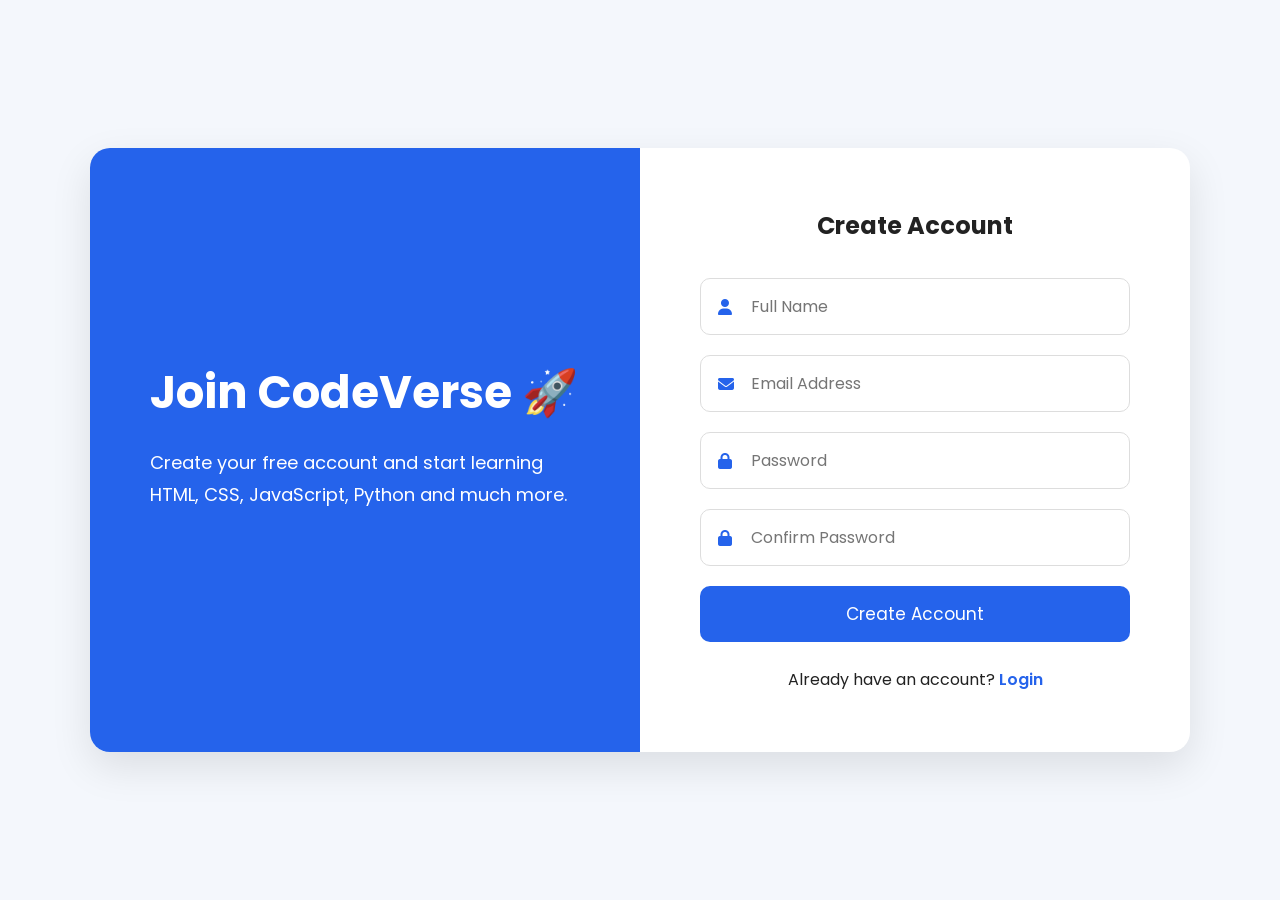
<file: register.html>
<!DOCTYPE html>
<html lang="en">
<head>
    <meta charset="UTF-8">
    <meta name="viewport" content="width=device-width, initial-scale=1.0">
    <title>Register | CodeVerse</title>

    <link rel="stylesheet" href="style.css">

    <link href="https://fonts.googleapis.com/css2?family=Poppins:wght@300;400;500;600;700&display=swap" rel="stylesheet">

    <link rel="stylesheet"
    href="https://cdnjs.cloudflare.com/ajax/libs/font-awesome/6.7.2/css/all.min.css">
</head>
<body>



<section class="register">

    <div class="register-container">

        <div class="register-left">

            <h1>Join CodeVerse 🚀</h1>

            <p>
                Create your free account and start learning HTML, CSS,
                JavaScript, Python and much more.
            </p>

          
        </div>

        <div class="register-right">

            <h2>Create Account</h2>

            <form>

                <div class="input-box">
                    <i class="fa-solid fa-user"></i>
                    <input type="text" placeholder="Full Name" required>
                </div>

                <div class="input-box">
                    <i class="fa-solid fa-envelope"></i>
                    <input type="email" placeholder="Email Address" required>
                </div>

                <div class="input-box">
                    <i class="fa-solid fa-lock"></i>
                    <input type="password" placeholder="Password" required>
                </div>

                <div class="input-box">
                    <i class="fa-solid fa-lock"></i>
                    <input type="password" placeholder="Confirm Password" required>
                </div>

                <button>Create Account</button>

            </form>

            <p class="login-link">
                Already have an account?
                <a href="login.html">Login</a>
            </p>

        </div>

    </div>

</section>

</body>
</html>
</file>
<file: style.css>
/* Google Font */
@import url('https://fonts.googleapis.com/css2?family=Poppins:wght@300;400;500;600;700;800&display=swap');

*{
    margin:0;
    padding:0;
    box-sizing:border-box;
    font-family:'Poppins',sans-serif;
}

html{
    scroll-behavior:smooth;
}

body{
    background:#f8fafc;
    color:#222;
}

a{
    text-decoration:none;
}

ul{
    list-style:none;
}

img{
    width:100%;
}

.container{
    width:90%;
    max-width:1200px;
    margin:auto;
}
/* ================= NAVBAR ================= */

header{
    position: sticky;
    top:0;
    background:white;
    box-shadow:0 2px 10px rgba(0,0,0,.08);
    z-index:1000;
}

.navbar{
    display:flex;
    justify-content:space-between;
    align-items:center;
    padding:18px 0;
}

.logo a{
    font-size:28px;
    font-weight:700;
    color:#2563EB;
}

.nav-links{
    display:flex;
    gap:30px;
}

.nav-links a{
    color:#333;
    font-weight:500;
    transition:.3s;
}

.nav-links a:hover{
    color:#2563EB;
}

.active{
    color:#2563EB !important;
}

.buttons{
    display:flex;
    gap:12px;
}

.login-btn,
.register-btn{
    padding:10px 20px;
    border-radius:8px;
    transition:.3s;
}

.login-btn{
    color:#2563EB;
    border:2px solid #2563EB;
}

.login-btn:hover{
    background:#2563EB;
    color:white;
}

.register-btn{
    background:#2563EB;
    color:white;
}

.register-btn:hover{
    background:#1d4ed8;
}
/* ================= HERO ================= */

.hero{
    min-height:90vh;
    display:flex;
    align-items:center;
}

.hero-content{
    display:flex;
    justify-content:space-between;
    align-items:center;
    gap:60px;
}

.hero-text{
    flex:1;
}

.hero-text h1{
    font-size:60px;
    line-height:1.2;
    margin-bottom:20px;
    color:#1f2937;
}

.hero-text p{
    font-size:20px;
    color:#555;
    margin-bottom:35px;
    line-height:1.7;
}

.hero-buttons{
    display:flex;
    gap:20px;
}

.btn-primary,
.btn-secondary{
    padding:15px 35px;
    border-radius:10px;
    font-weight:600;
    transition:.3s;
}

.btn-primary{
    background:#2563EB;
    color:white;
}

.btn-primary:hover{
    background:#1d4ed8;
}

.btn-secondary{
    border:2px solid #2563EB;
    color:#2563EB;
}

.btn-secondary:hover{
    background:#2563EB;
    color:white;
}

.hero-image{
    flex:1;
}

.hero-image img{
    width:100%;
}
.hero-text h1{
    font-size: 70px;
    line-height: 1.1;
    margin-bottom: 25px;
}
.hero{
    padding:80px 0;
}
.hero-image img{
    width:100%;
    animation: float 4s ease-in-out infinite;
}

@keyframes float{
    0%{
        transform:translateY(0);
    }
    50%{
        transform:translateY(-18px);
    }
    100%{
        transform:translateY(0);
    }
}
.hero{
    background:linear-gradient(
        to right,
        #f8fbff,
        #eef4ff
    );
}
.btn-primary:hover,
.btn-secondary:hover{
    transform:translateY(-4px);
    box-shadow:0 10px 25px rgba(37,99,235,.25);
}
/* ================= COURSES ================= */

.courses{
    padding:100px 0;
}

.section-title{
    text-align:center;
    font-size:40px;
    margin-bottom:60px;
}

.course-grid{
    display:grid;
    grid-template-columns:repeat(3,1fr);
    gap:30px;
}

.course-card{
    background:#fff;
    padding:40px 30px;
    border-radius:15px;
    text-align:center;
    box-shadow:0 10px 25px rgba(0,0,0,.08);
    transition:.3s;
}

.course-card:hover{
    transform:translateY(-12px);
}

.course-card i{
    font-size:70px;
    color:#2563EB;
    margin-bottom:25px;
}

.course-card h3{
    margin-bottom:15px;
}

.course-card p{
    color:#666;
    line-height:1.6;
    margin-bottom:25px;
}

.course-card a{
    display:inline-block;
    padding:12px 25px;
    background:#2563EB;
    color:white;
    border-radius:8px;
}
/* ================= FEATURES ================= */

.features{
    padding:100px 0;
    background:#f8fbff;
}

.feature-grid{
    display:grid;
    grid-template-columns:repeat(4,1fr);
    gap:25px;
}

.feature-card{
    background:white;
    padding:35px 25px;
    border-radius:15px;
    text-align:center;
    box-shadow:0 10px 20px rgba(0,0,0,.08);
    transition:.3s;
}

.feature-card:hover{
    transform:translateY(-10px);
}

.feature-card i{
    font-size:50px;
    color:#2563EB;
    margin-bottom:20px;
}

.feature-card h3{
    margin-bottom:15px;
}

.feature-card p{
    color:#666;
    line-height:1.6;
}
/* ================= TESTIMONIALS ================= */

.testimonials{
    padding:100px 0;
}

.testimonial-grid{
    display:grid;
    grid-template-columns:repeat(3,1fr);
    gap:30px;
}

.testimonial-card{
    background:white;
    padding:35px;
    border-radius:15px;
    text-align:center;
    box-shadow:0 10px 25px rgba(0,0,0,.08);
}

.testimonial-card img{
    width:90px;
    height:90px;
    border-radius:50%;
    margin-bottom:20px;
}

.testimonial-card p{
    color:#666;
    margin-top:15px;
    line-height:1.6;
}
/* ================= FOOTER ================= */

footer{
    background:#1f2937;
    color:white;
    padding:60px 0 20px;
}

.footer-content{
    display:grid;
    grid-template-columns:2fr 1fr 1fr;
    gap:40px;
}

.footer-content a{
    color:#ddd;
}

.footer-content ul li{
    margin:10px 0;
}

.footer-content i{
    font-size:28px;
    margin-right:15px;
    cursor:pointer;
}

.copyright{
    text-align:center;
    margin-top:40px;
    color:#bbb;
}
/*================ STATS ================*/

.stats{
    padding:80px 0;
    background:#2563EB;
}

.stats-grid{
    display:grid;
    grid-template-columns:repeat(4,1fr);
    gap:30px;
}

.stat-card{
    text-align:center;
    color:white;
}

.stat-card h2{
    font-size:55px;
    margin-bottom:10px;
}

.stat-card p{
    font-size:18px;
}
/*================ CTA ================*/

.cta{
    padding:100px 20px;
    text-align:center;
}

.cta h2{
    font-size:48px;
    margin-bottom:20px;
}

.cta p{
    font-size:20px;
    color:#666;
    margin-bottom:35px;
}
#topBtn{

    position:fixed;

    right:25px;

    bottom:25px;

    width:55px;

    height:55px;

    border:none;

    border-radius:50%;

    background:#2563EB;

    color:white;

    font-size:22px;

    cursor:pointer;

    display:none;

    box-shadow:0 8px 20px rgba(0,0,0,.25);

}
/*================ PAGE BANNER ================*/

.page-banner{

    background:#2563EB;

    color:white;

    text-align:center;

    padding:120px 20px 80px;

}

.page-banner h1{

    font-size:60px;

}

.page-banner p{

    font-size:20px;

    margin-top:15px;

}

/*================ ALL COURSES ================*/

.all-courses{

    padding:100px 0;

}

.all-courses button{

    padding:12px 25px;

    border:none;

    background:#2563EB;

    color:white;

    border-radius:8px;

    cursor:pointer;

    transition:.3s;

}

.all-courses button:hover{

    background:#1d4ed8;

}
/*================ COURSE PAGE ================*/

.course-hero{

    background:#2563EB;

    color:white;

    text-align:center;

    padding:120px 20px;

}

.course-hero h1{

    font-size:60px;

}

.course-hero p{

    font-size:22px;

    margin-top:20px;

}

.course-details{

    padding:100px 0;

}

.course-layout{

    display:grid;

    grid-template-columns:2fr 1fr;

    gap:40px;

}

.left-content h2{

    margin:30px 0 15px;

}

.left-content ul{

    padding-left:25px;

    line-height:2;

}

.course-box{

    background:white;

    padding:35px;

    border-radius:15px;

    box-shadow:0 10px 25px rgba(0,0,0,.1);

    position:sticky;

    top:120px;

}

.course-box p{

    margin:15px 0;

}
/*================ ABOUT PAGE ================*/

.about-hero{

background:#2563EB;

color:white;

text-align:center;

padding:120px 20px;

}

.about-hero h1{

font-size:60px;

}

.about-section{

padding:100px 0;

}

.about-grid{

display:grid;

grid-template-columns:1fr 1fr;

gap:60px;

align-items:center;

}

.about-image img{

width:100%;

}

.about-text h2{

margin:20px 0;

font-size:35px;

}

.about-text p{

margin-bottom:25px;

line-height:1.8;

color:#555;

}
/*================ PROJECTS ================*/

.projects{
    padding:100px 0;
    background:#f8fafc;
}

.project-grid{
    display:grid;
    grid-template-columns:repeat(3,1fr);
    gap:30px;
}

.project-card{
    background:#fff;
    border-radius:15px;
    overflow:hidden;
    box-shadow:0 10px 25px rgba(0,0,0,.08);
    transition:.3s;
}

.project-card:hover{
    transform:translateY(-10px);
}

.project-card img{
    width:100%;
    height:220px;
    object-fit:cover;
}

.project-content{
    padding:25px;
}

.project-content h3{
    margin-bottom:12px;
}

.project-content p{
    color:#666;
    line-height:1.6;
    margin-bottom:20px;
}

.project-content a{
    color:#2563EB;
    font-weight:600;
}
.contact{

padding:100px 0;

}

.contact form{

max-width:700px;

margin:auto;

display:flex;

flex-direction:column;

gap:20px;

}

.contact input,
.contact textarea{

padding:18px;

border:1px solid #ddd;

border-radius:10px;

font-size:17px;

}

.contact textarea{

height:180px;

resize:none;

}
@media(max-width:992px){

.hero-content,
.about-grid,
.course-layout{
    grid-template-columns:1fr;
    flex-direction:column;
    text-align:center;
}

.course-grid,
.project-grid,
.feature-grid,
.stats-grid,
.testimonial-grid,
.footer-content{
    grid-template-columns:1fr 1fr;
}

}

@media(max-width:768px){

.navbar{
    flex-direction:column;
    gap:20px;
}

.nav-links{
    flex-wrap:wrap;
    justify-content:center;
}

.course-grid,
.project-grid,
.feature-grid,
.stats-grid,
.testimonial-grid,
.footer-content{
    grid-template-columns:1fr;
}

.hero-text h1{
    font-size:42px;
}

.page-banner h1{
    font-size:40px;
}

}

/*================ REGISTER PAGE ================*/

.register{
    min-height:100vh;
    background:#f4f7fc;
    display:flex;
    justify-content:center;
    align-items:center;
    padding:50px 20px;
}

.register-container{
    width:1100px;
    max-width:100%;
    display:grid;
    grid-template-columns:1fr 1fr;
    background:#fff;
    border-radius:20px;
    overflow:hidden;
    box-shadow:0 15px 40px rgba(0,0,0,.1);
}

.register-left{
    background:#2563EB;
    color:#fff;
    padding:60px;
    display:flex;
    flex-direction:column;
    justify-content:center;
}

.register-left h1{
    font-size:45px;
    margin-bottom:20px;
}

.register-left p{
    font-size:18px;
    line-height:1.8;
    margin-bottom:30px;
}

.register-left img{
    width:100%;
}

.register-right{
    padding:60px;
}

.register-right h2{
    text-align:center;
    margin-bottom:35px;
    color:#222;
}

.input-box{
    position:relative;
    margin-bottom:20px;
}

.input-box i{
    position:absolute;
    left:18px;
    top:50%;
    transform:translateY(-50%);
    color:#2563EB;
}

.input-box input{
    width:100%;
    padding:15px 15px 15px 50px;
    border:1px solid #ddd;
    border-radius:10px;
    font-size:16px;
    outline:none;
    transition:.3s;
}

.input-box input:focus{
    border-color:#2563EB;
}

.register-right button{
    width:100%;
    padding:15px;
    border:none;
    background:#2563EB;
    color:#fff;
    font-size:17px;
    border-radius:10px;
    cursor:pointer;
    transition:.3s;
}

.register-right button:hover{
    background:#1d4ed8;
}

.login-link{
    margin-top:25px;
    text-align:center;
}

.login-link a{
    color:#2563EB;
    text-decoration:none;
    font-weight:600;
}

.login-link a:hover{
    text-decoration:underline;
}
</file>
